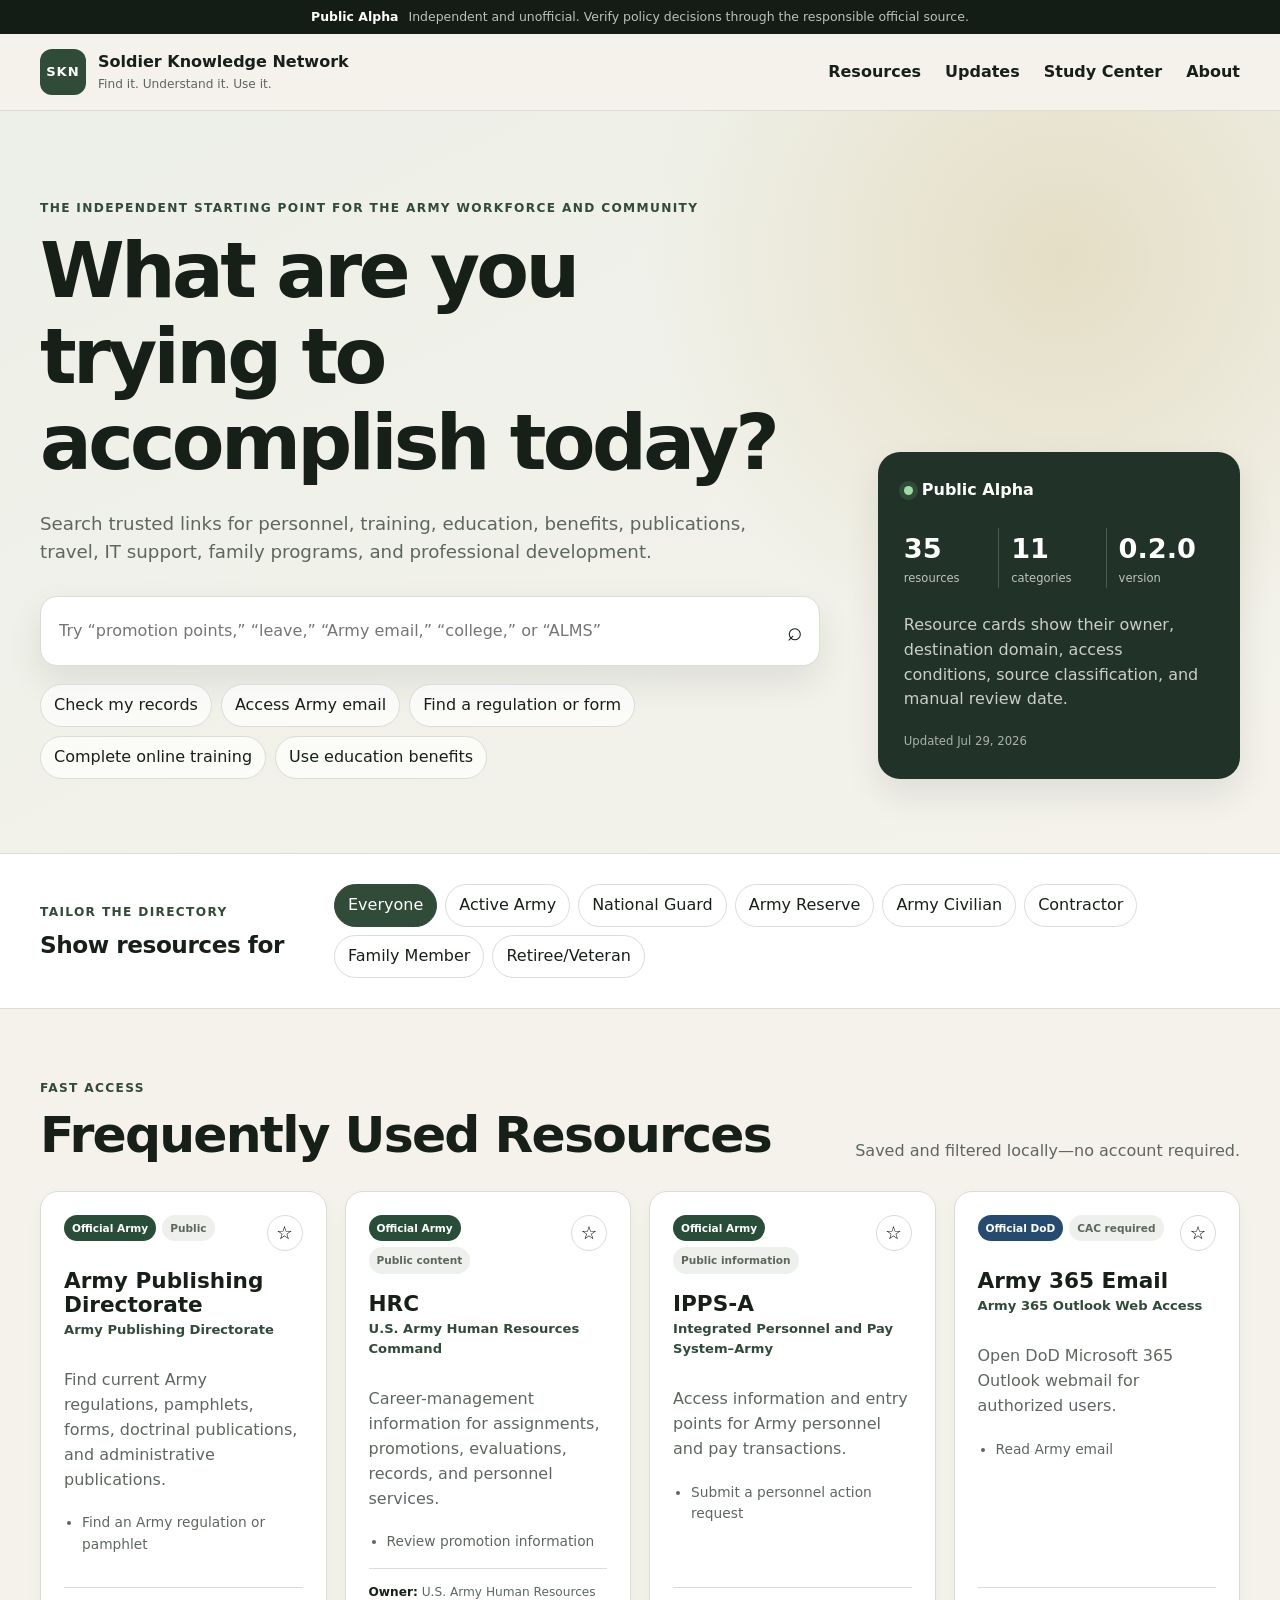
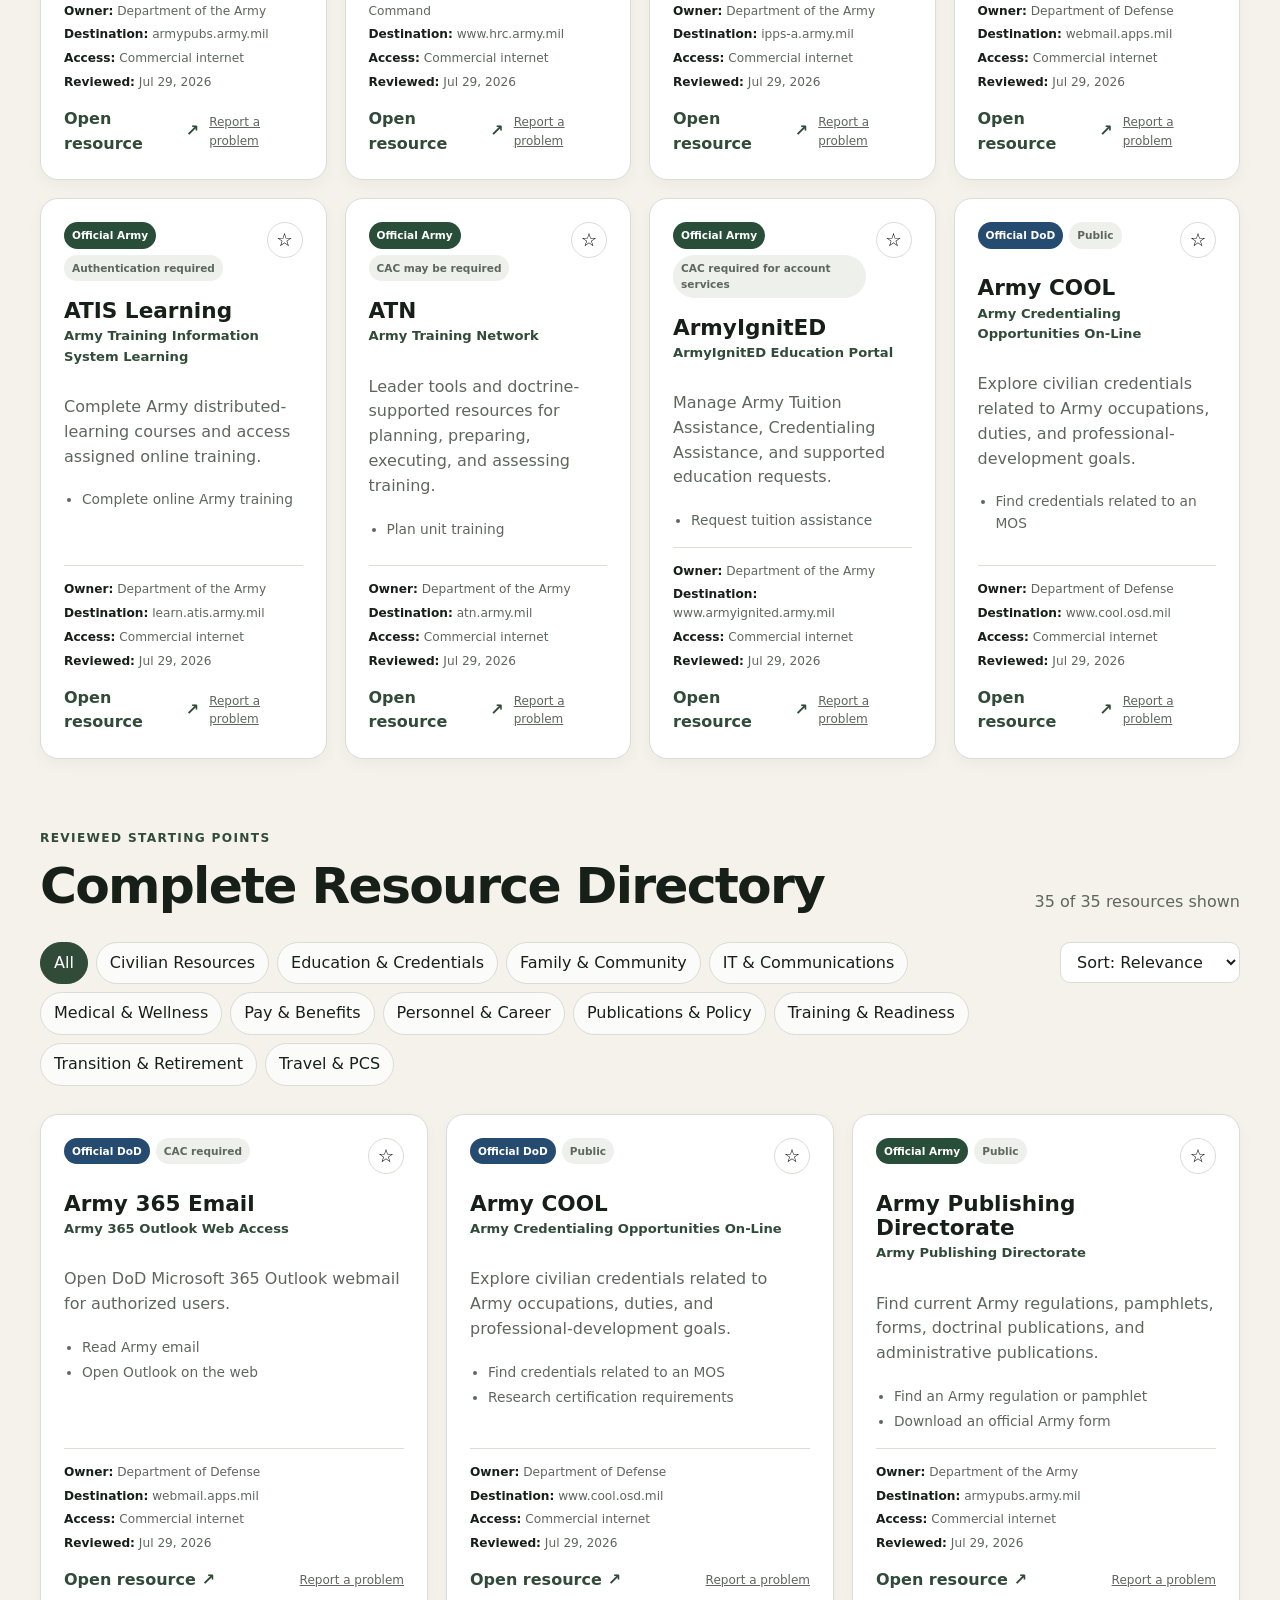
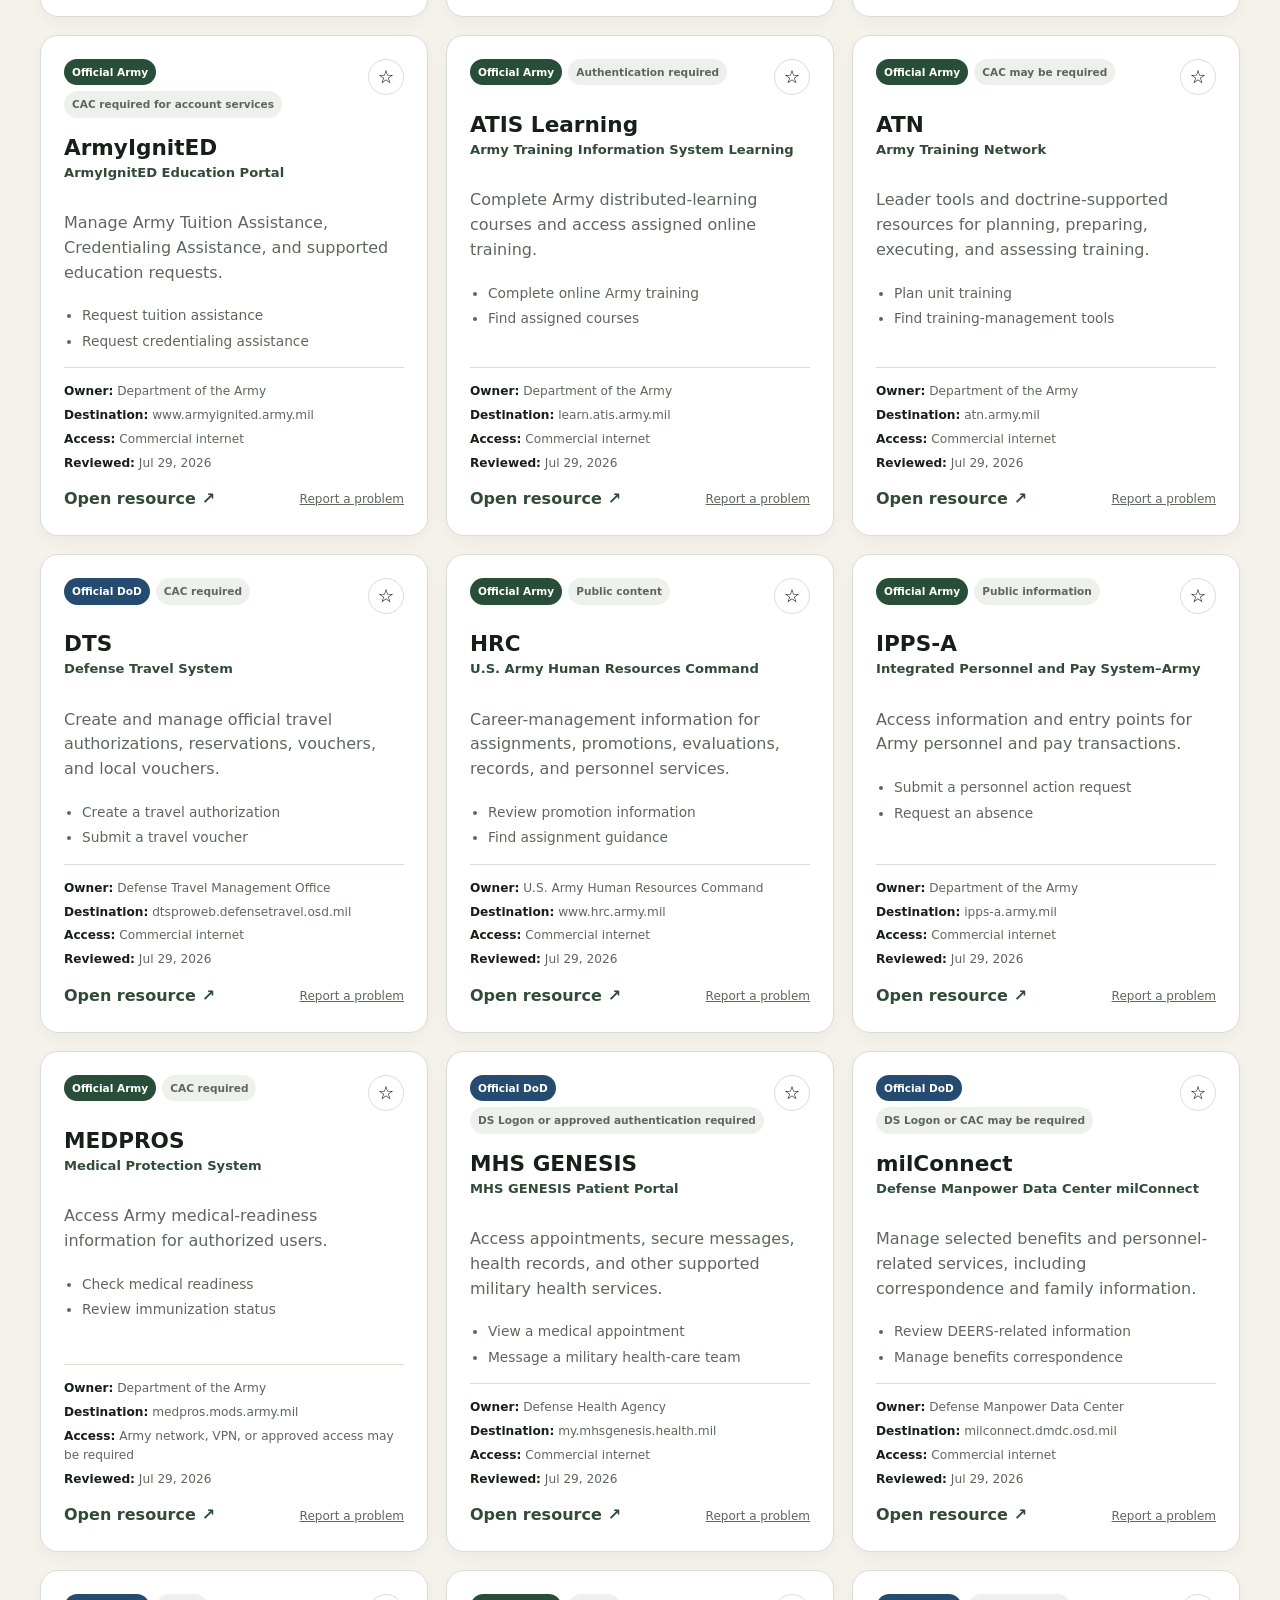
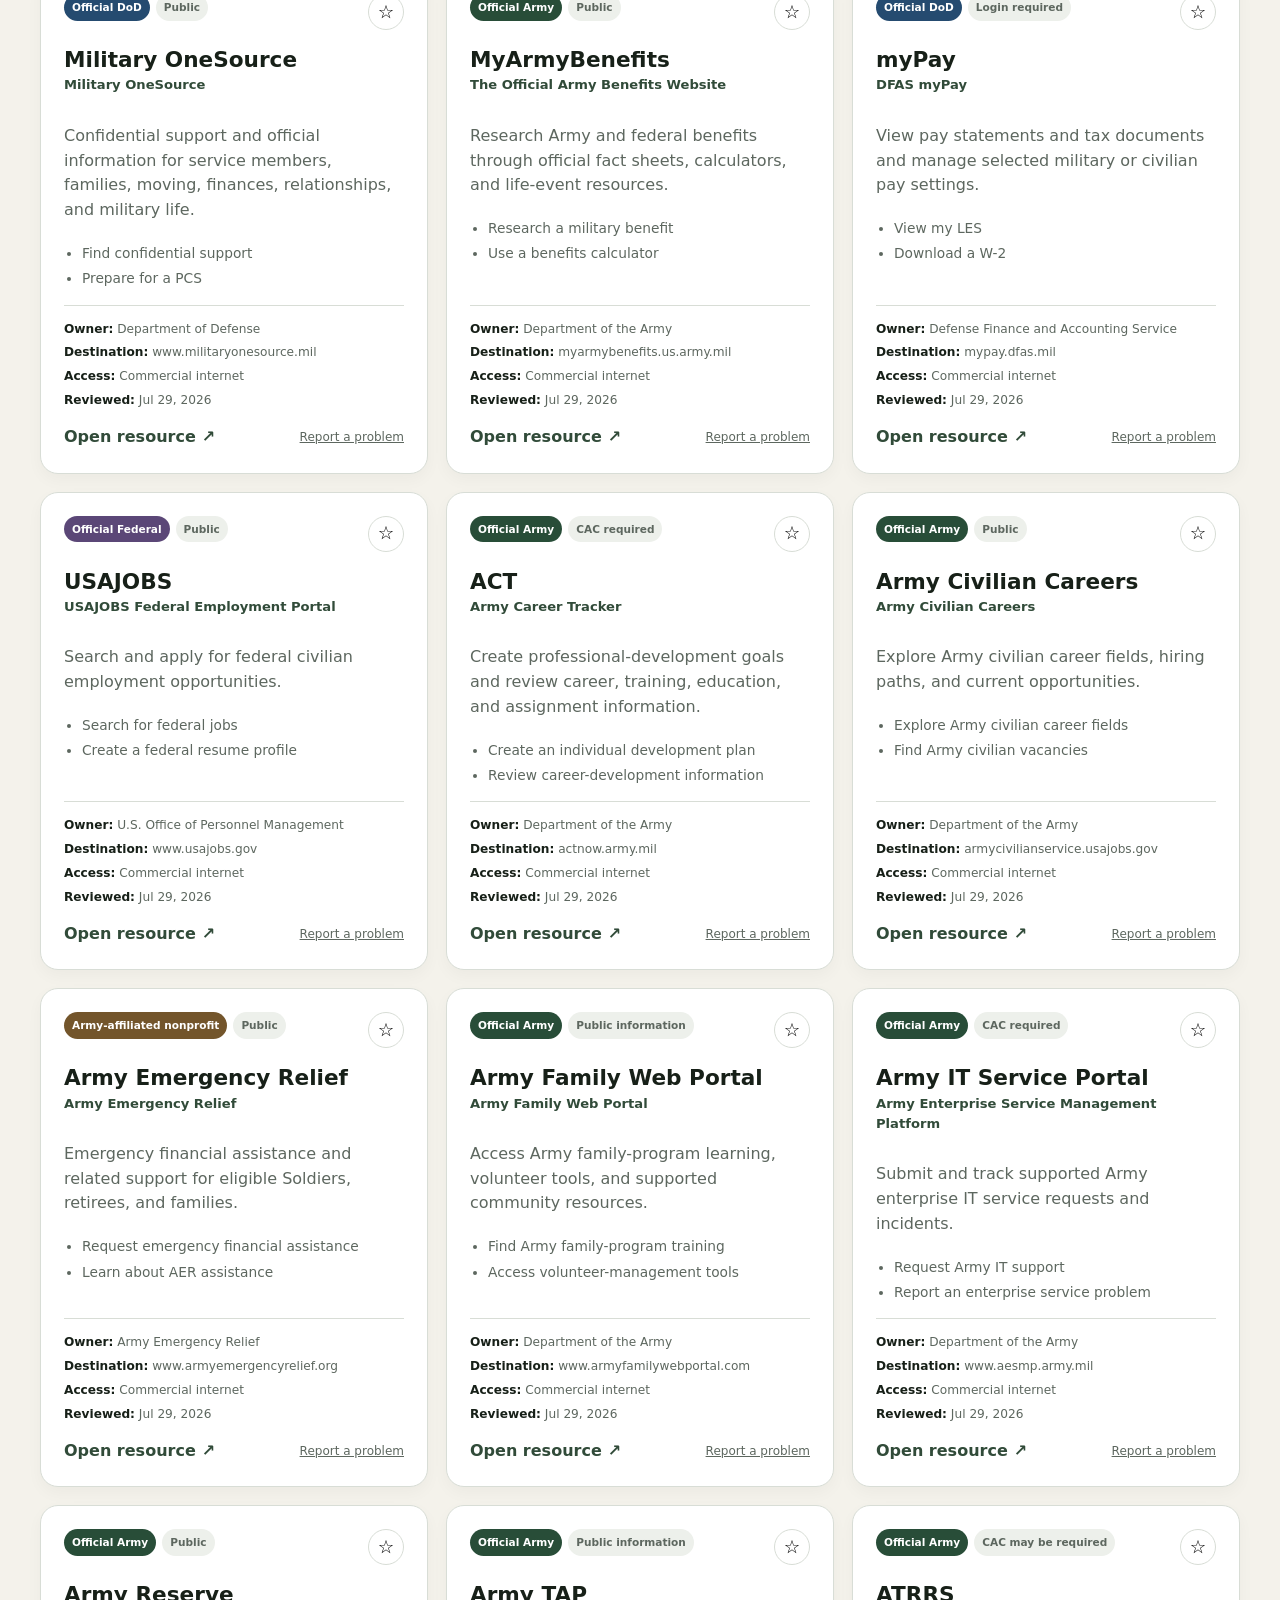
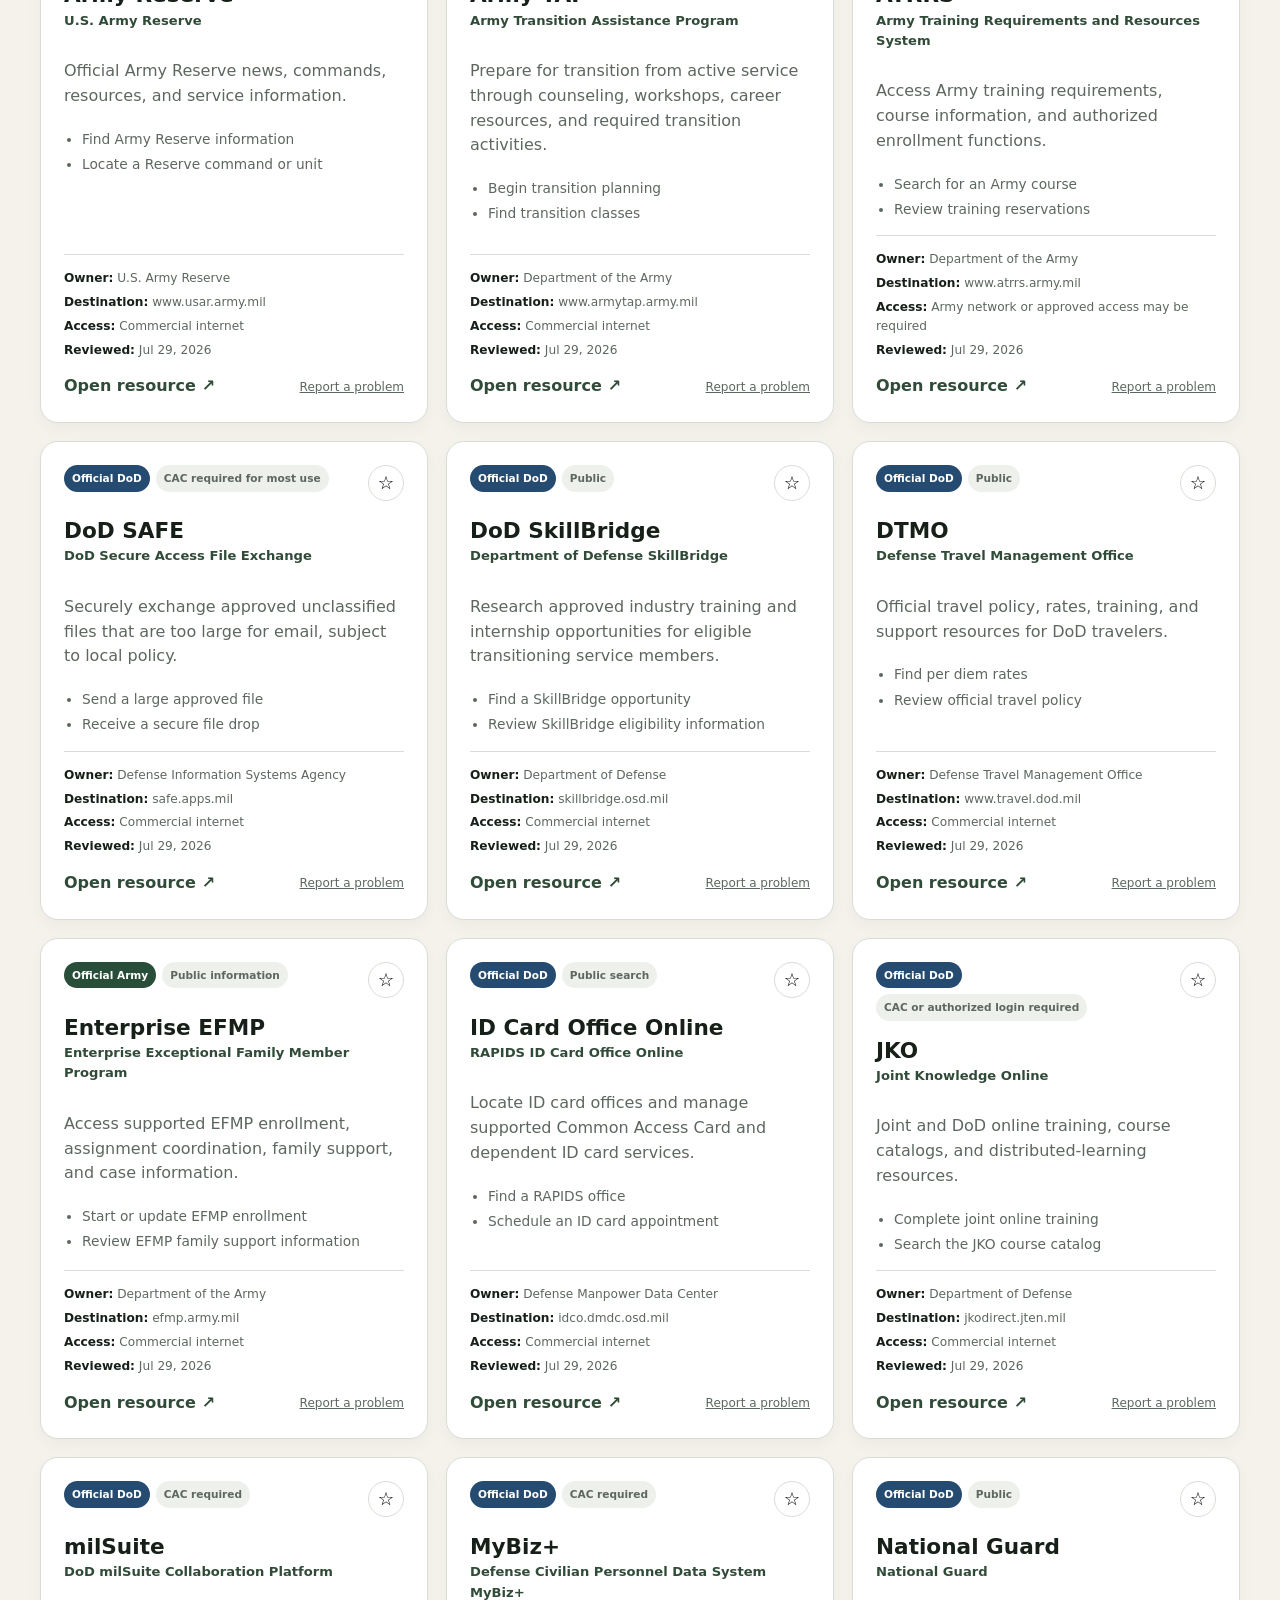
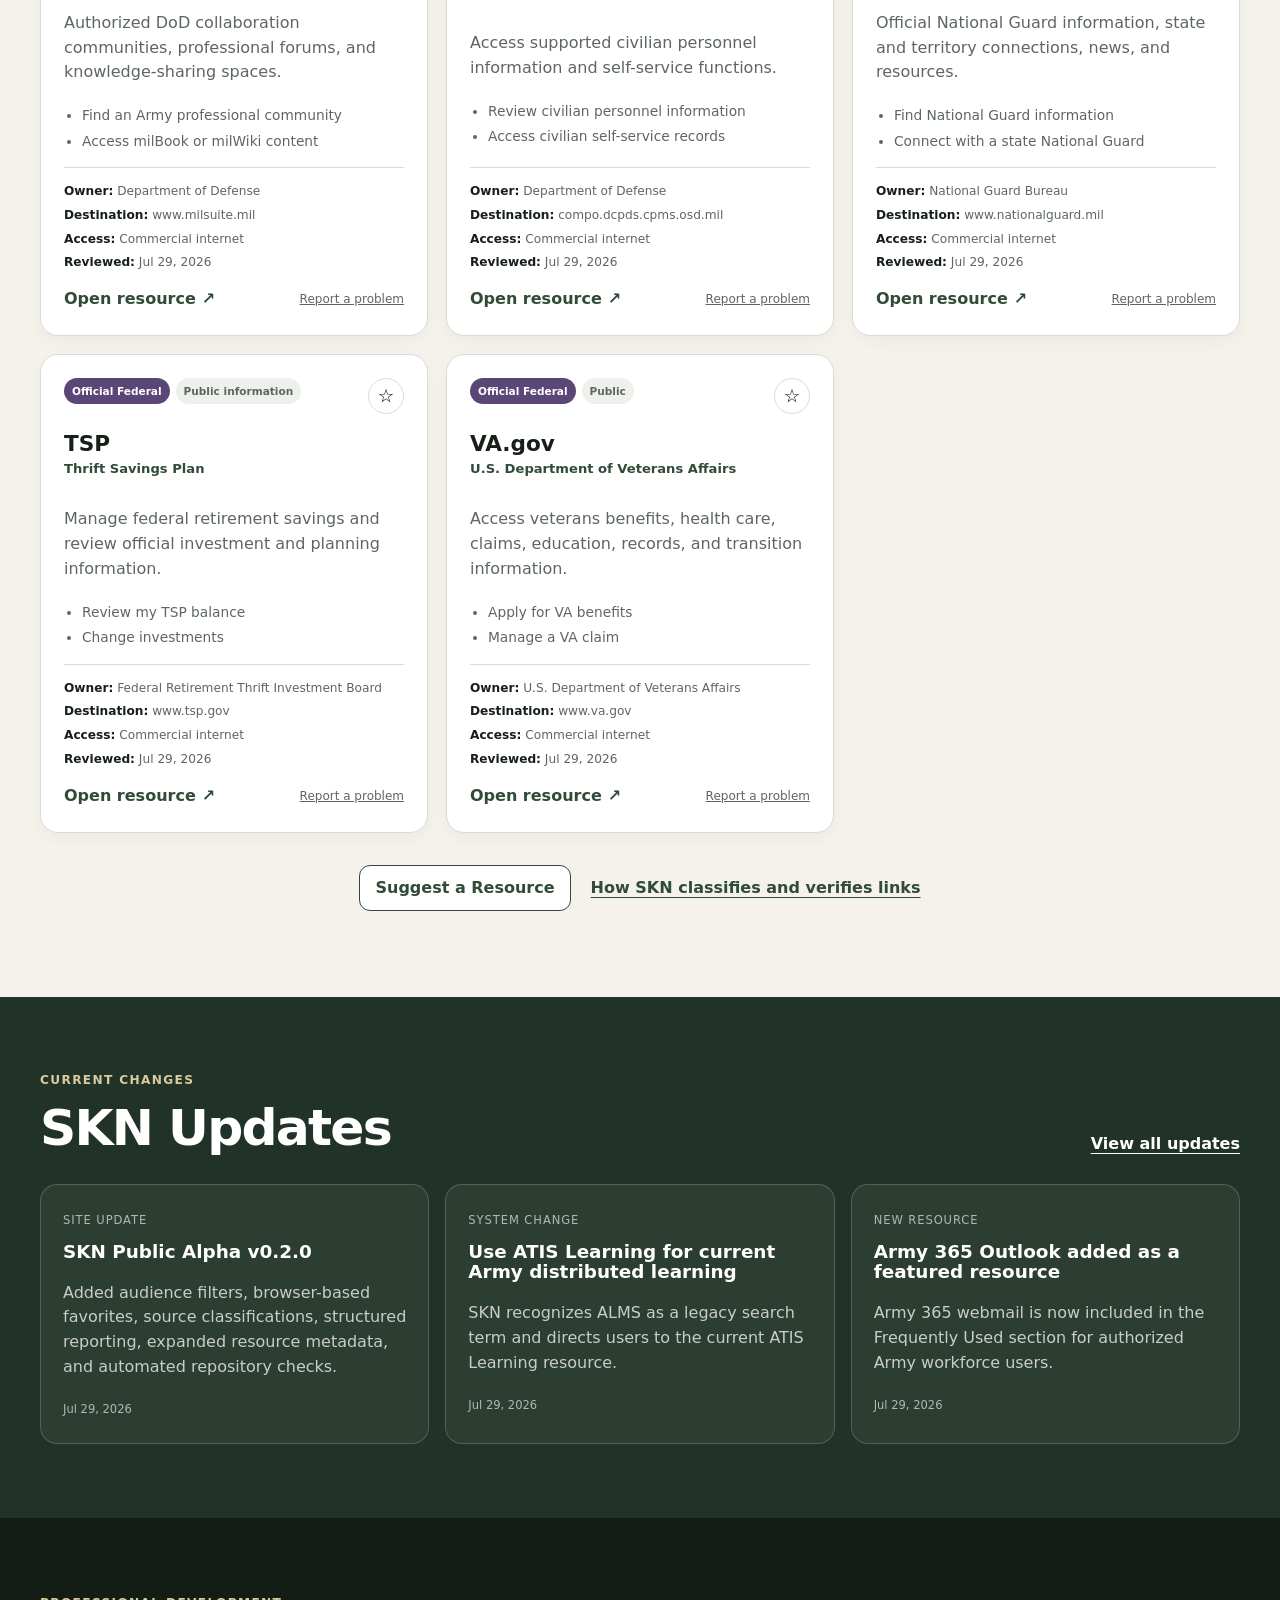
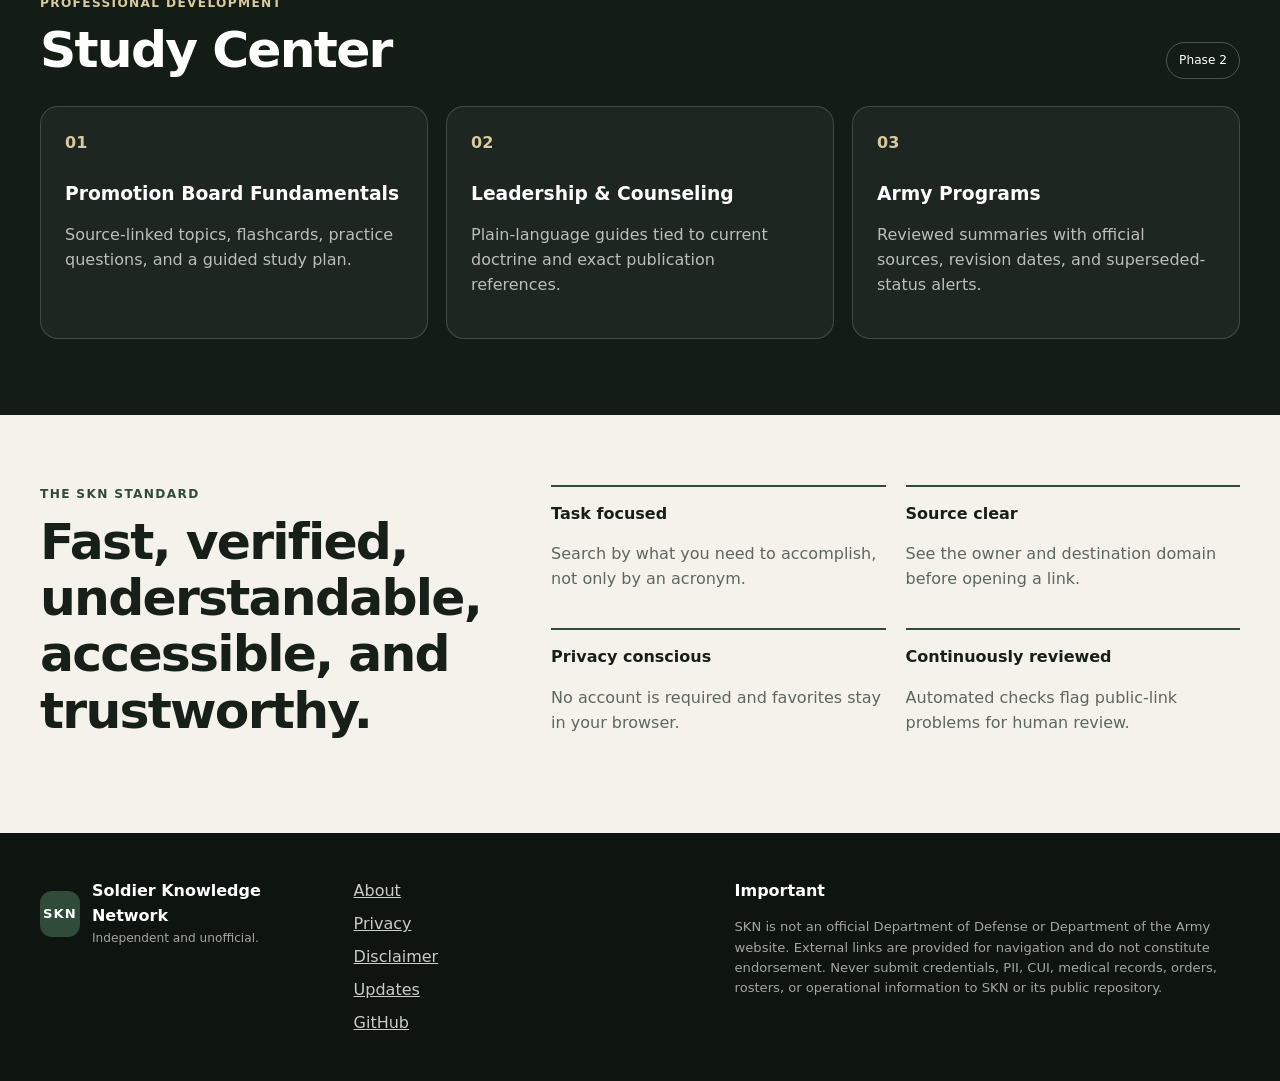
<file: index.html>
<!doctype html>
<html lang="en">
<head>
  <meta charset="utf-8">
  <meta name="viewport" content="width=device-width, initial-scale=1">
  <meta name="description" content="An independent, unofficial directory that helps the Army workforce and community find trusted resources and professional-development information.">
  <meta name="theme-color" content="#26392c">
  <title>Soldier Knowledge Network</title>
  <link rel="icon" href="assets/icons/favicon.svg" type="image/svg+xml">
  <link rel="manifest" href="site.webmanifest">
  <link rel="stylesheet" href="styles.css">
</head>
<body>
  <a class="skip-link" href="#main-content">Skip to main content</a>
  <div class="alpha-banner"><div class="container"><strong>Public Alpha</strong><span>Independent and unofficial. Verify policy decisions through the responsible official source.</span></div></div>
  <header class="site-header">
    <div class="container header-inner">
      <a class="brand" href="index.html" aria-label="Soldier Knowledge Network home">
        <span class="brand-mark" aria-hidden="true">SKN</span>
        <span><strong>Soldier Knowledge Network</strong><small>Find it. Understand it. Use it.</small></span>
      </a>
      <button class="menu-button" type="button" aria-expanded="false" aria-controls="primary-nav">Menu</button>
      <nav id="primary-nav" aria-label="Primary navigation">
        <a href="#resources">Resources</a><a href="#updates">Updates</a><a href="#study-center">Study Center</a><a href="pages/about.html">About</a>
      </nav>
    </div>
  </header>

  <main id="main-content">
    <section class="hero">
      <div class="container hero-grid">
        <div>
          <p class="eyebrow">The independent starting point for the Army workforce and community</p>
          <h1>What are you trying to accomplish today?</h1>
          <p class="hero-copy">Search trusted links for personnel, training, education, benefits, publications, travel, IT support, family programs, and professional development.</p>
          <label class="search-box" for="resource-search">
            <span class="sr-only">Search resources</span>
            <input id="resource-search" type="search" placeholder="Try “promotion points,” “leave,” “Army email,” “college,” or “ALMS”" autocomplete="off">
            <span aria-hidden="true">⌕</span>
          </label>
          <div class="quick-actions" aria-label="Popular tasks">
            <button type="button" data-query="personnel records">Check my records</button>
            <button type="button" data-query="army email">Access Army email</button>
            <button type="button" data-query="regulation form">Find a regulation or form</button>
            <button type="button" data-query="online training">Complete online training</button>
            <button type="button" data-query="tuition assistance">Use education benefits</button>
          </div>
        </div>
        <aside class="status-panel" aria-label="Directory status">
          <div class="status-heading"><span class="status-dot" aria-hidden="true"></span><strong id="release-stage">Public Alpha</strong></div>
          <dl>
            <div><dt id="resource-count">—</dt><dd>resources</dd></div>
            <div><dt id="category-count">—</dt><dd>categories</dd></div>
            <div><dt id="site-version">—</dt><dd>version</dd></div>
          </dl>
          <p>Resource cards show their owner, destination domain, access conditions, source classification, and manual review date.</p>
          <span class="updated-line">Updated <time id="site-updated">—</time></span>
        </aside>
      </div>
    </section>

    <section class="audience-strip" aria-labelledby="audience-heading">
      <div class="container audience-inner">
        <div><p class="eyebrow" id="audience-heading">Tailor the directory</p><h2>Show resources for</h2></div>
        <div class="audience-filters" role="group" aria-label="Filter resources by audience">
          <button class="audience active" type="button" data-audience="everyone">Everyone</button>
          <button class="audience" type="button" data-audience="active-army">Active Army</button>
          <button class="audience" type="button" data-audience="army-national-guard">National Guard</button>
          <button class="audience" type="button" data-audience="army-reserve">Army Reserve</button>
          <button class="audience" type="button" data-audience="army-civilian">Army Civilian</button>
          <button class="audience" type="button" data-audience="contractor">Contractor</button>
          <button class="audience" type="button" data-audience="family-member">Family Member</button>
          <button class="audience" type="button" data-audience="retiree-veteran">Retiree/Veteran</button>
        </div>
      </div>
    </section>

    <section class="favorites-section container" id="favorites" hidden>
      <div class="section-heading"><div><p class="eyebrow">Saved on this device</p><h2>My Favorites</h2></div><button class="text-button" id="clear-favorites" type="button">Clear favorites</button></div>
      <div id="favorites-grid" class="resource-grid compact-grid"></div>
    </section>

    <section class="featured-section container" aria-labelledby="featured-heading">
      <div class="section-heading"><div><p class="eyebrow">Fast access</p><h2 id="featured-heading">Frequently Used Resources</h2></div><p>Saved and filtered locally—no account required.</p></div>
      <div id="featured-grid" class="resource-grid compact-grid" aria-live="polite"></div>
    </section>

    <section class="directory container" id="resources">
      <div class="section-heading"><div><p class="eyebrow">Reviewed starting points</p><h2>Complete Resource Directory</h2></div><p id="result-summary" aria-live="polite"></p></div>
      <div class="directory-tools">
        <div id="category-filters" class="filter-row" role="group" aria-label="Filter resources by category"></div>
        <select id="sort-select" aria-label="Sort resources"><option value="relevance">Sort: Relevance</option><option value="name">Sort: Name</option><option value="verified">Sort: Recently verified</option></select>
      </div>
      <div id="resource-grid" class="resource-grid" aria-live="polite"></div>
      <div id="empty-state" class="empty-state" hidden><h3>No matching resources</h3><p>Try a broader phrase, switch the audience to Everyone, or clear the category filter.</p><button id="clear-search" type="button">Clear filters</button></div>
      <div class="directory-actions"><a class="button secondary" href="https://github.com/Casden0129/Soldier-Knowledge-Network/issues/new?template=resource-request.yml" target="_blank" rel="noopener noreferrer">Suggest a Resource</a><a class="text-link" href="pages/disclaimer.html">How SKN classifies and verifies links</a></div>
    </section>

    <section class="updates-section" id="updates">
      <div class="container"><div class="section-heading"><div><p class="eyebrow">Current changes</p><h2>SKN Updates</h2></div><a class="text-link light" href="pages/updates.html">View all updates</a></div><div id="updates-grid" class="updates-grid"></div></div>
    </section>

    <section class="study-section" id="study-center">
      <div class="container"><div class="section-heading"><div><p class="eyebrow">Professional development</p><h2>Study Center</h2></div><span class="coming-soon">Phase 2</span></div>
        <div class="study-grid">
          <article><span>01</span><h3>Promotion Board Fundamentals</h3><p>Source-linked topics, flashcards, practice questions, and a guided study plan.</p></article>
          <article><span>02</span><h3>Leadership & Counseling</h3><p>Plain-language guides tied to current doctrine and exact publication references.</p></article>
          <article><span>03</span><h3>Army Programs</h3><p>Reviewed summaries with official sources, revision dates, and superseded-status alerts.</p></article>
        </div>
      </div>
    </section>

    <section class="principles-section container">
      <div><p class="eyebrow">The SKN standard</p><h2>Fast, verified, understandable, accessible, and trustworthy.</h2></div>
      <div class="principles-grid"><article><strong>Task focused</strong><p>Search by what you need to accomplish, not only by an acronym.</p></article><article><strong>Source clear</strong><p>See the owner and destination domain before opening a link.</p></article><article><strong>Privacy conscious</strong><p>No account is required and favorites stay in your browser.</p></article><article><strong>Continuously reviewed</strong><p>Automated checks flag public-link problems for human review.</p></article></div>
    </section>
  </main>

  <footer><div class="container footer-grid"><div><div class="brand footer-brand"><span class="brand-mark" aria-hidden="true">SKN</span><span><strong>Soldier Knowledge Network</strong><small>Independent and unofficial.</small></span></div></div><div class="footer-links"><a href="pages/about.html">About</a><a href="pages/privacy.html">Privacy</a><a href="pages/disclaimer.html">Disclaimer</a><a href="pages/updates.html">Updates</a><a href="https://github.com/Casden0129/Soldier-Knowledge-Network" target="_blank" rel="noopener noreferrer">GitHub</a></div><div class="disclaimer"><strong>Important</strong><p>SKN is not an official Department of Defense or Department of the Army website. External links are provided for navigation and do not constitute endorsement. Never submit credentials, PII, CUI, medical records, orders, rosters, or operational information to SKN or its public repository.</p></div></div></footer>
  <script src="script.js" defer></script>
</body>
</html>
</file>
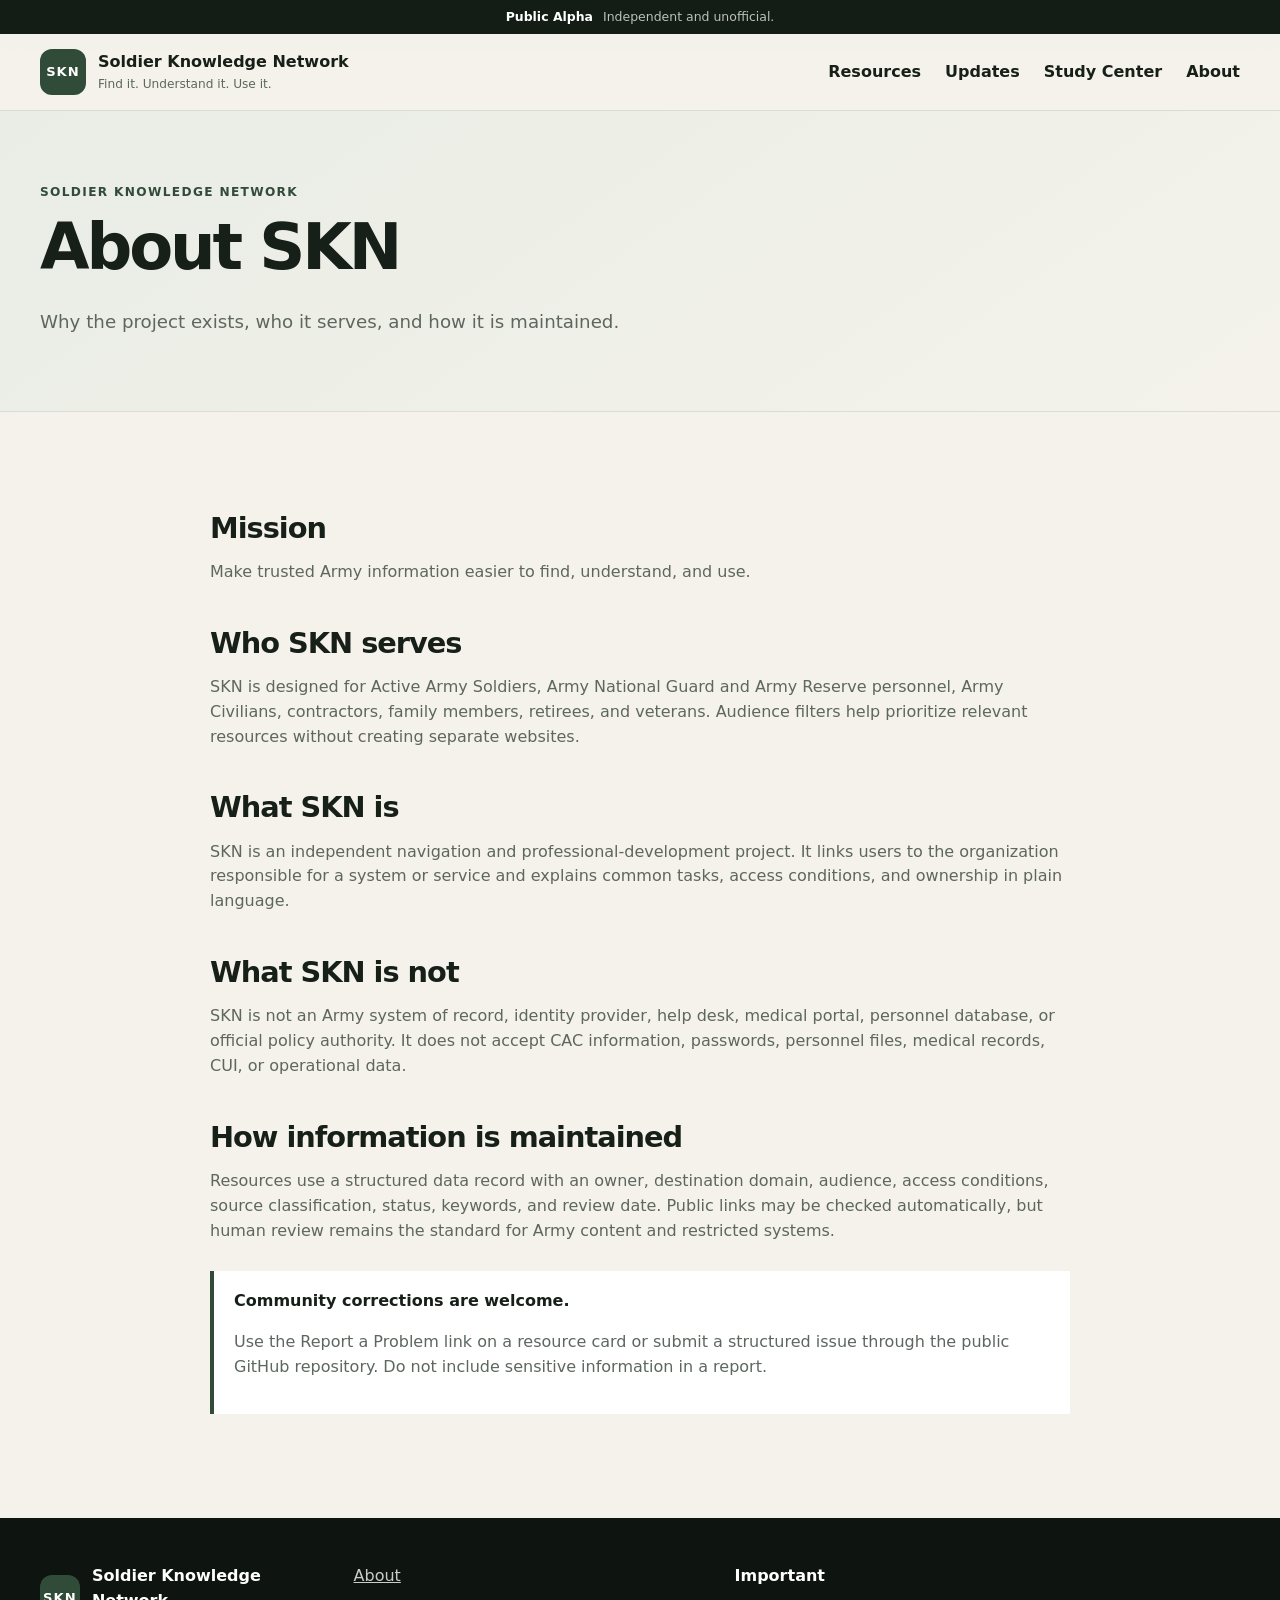
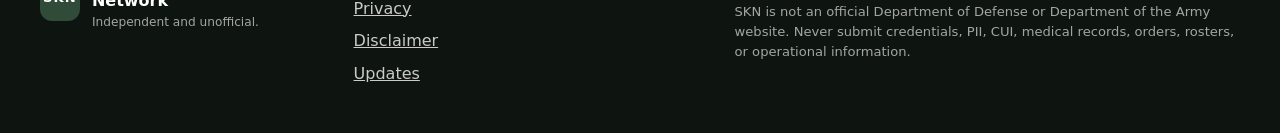
<file: pages/about.html>
<!doctype html><html lang="en"><head><meta charset="utf-8"><meta name="viewport" content="width=device-width,initial-scale=1"><meta name="theme-color" content="#26392c"><title>About | Soldier Knowledge Network</title><link rel="icon" href="../assets/icons/favicon.svg" type="image/svg+xml"><link rel="stylesheet" href="../styles.css"></head><body><a class="skip-link" href="#main-content">Skip to main content</a><div class="alpha-banner"><div class="container"><strong>Public Alpha</strong><span>Independent and unofficial.</span></div></div><header class="site-header"><div class="container header-inner"><a class="brand" href="../index.html"><span class="brand-mark">SKN</span><span><strong>Soldier Knowledge Network</strong><small>Find it. Understand it. Use it.</small></span></a><nav aria-label="Primary navigation"><a href="../index.html#resources">Resources</a><a href="updates.html">Updates</a><a href="../index.html#study-center">Study Center</a><a href="about.html">About</a></nav></div></header><main id="main-content"><section class="page-hero"><div class="container"><p class="eyebrow">Soldier Knowledge Network</p><h1>About SKN</h1><p class="hero-copy">Why the project exists, who it serves, and how it is maintained.</p></div></section><article class="page-content container"><h2>Mission</h2><p>Make trusted Army information easier to find, understand, and use.</p><h2>Who SKN serves</h2><p>SKN is designed for Active Army Soldiers, Army National Guard and Army Reserve personnel, Army Civilians, contractors, family members, retirees, and veterans. Audience filters help prioritize relevant resources without creating separate websites.</p><h2>What SKN is</h2><p>SKN is an independent navigation and professional-development project. It links users to the organization responsible for a system or service and explains common tasks, access conditions, and ownership in plain language.</p><h2>What SKN is not</h2><p>SKN is not an Army system of record, identity provider, help desk, medical portal, personnel database, or official policy authority. It does not accept CAC information, passwords, personnel files, medical records, CUI, or operational data.</p><h2>How information is maintained</h2><p>Resources use a structured data record with an owner, destination domain, audience, access conditions, source classification, status, keywords, and review date. Public links may be checked automatically, but human review remains the standard for Army content and restricted systems.</p><div class="notice"><strong>Community corrections are welcome.</strong><p>Use the Report a Problem link on a resource card or submit a structured issue through the public GitHub repository. Do not include sensitive information in a report.</p></div></article></main><footer><div class="container footer-grid"><div><a class="brand footer-brand" href="../index.html"><span class="brand-mark">SKN</span><span><strong>Soldier Knowledge Network</strong><small>Independent and unofficial.</small></span></a></div><div class="footer-links"><a href="about.html">About</a><a href="privacy.html">Privacy</a><a href="disclaimer.html">Disclaimer</a><a href="updates.html">Updates</a></div><div class="disclaimer"><strong>Important</strong><p>SKN is not an official Department of Defense or Department of the Army website. Never submit credentials, PII, CUI, medical records, orders, rosters, or operational information.</p></div></div></footer></body></html>
</file>
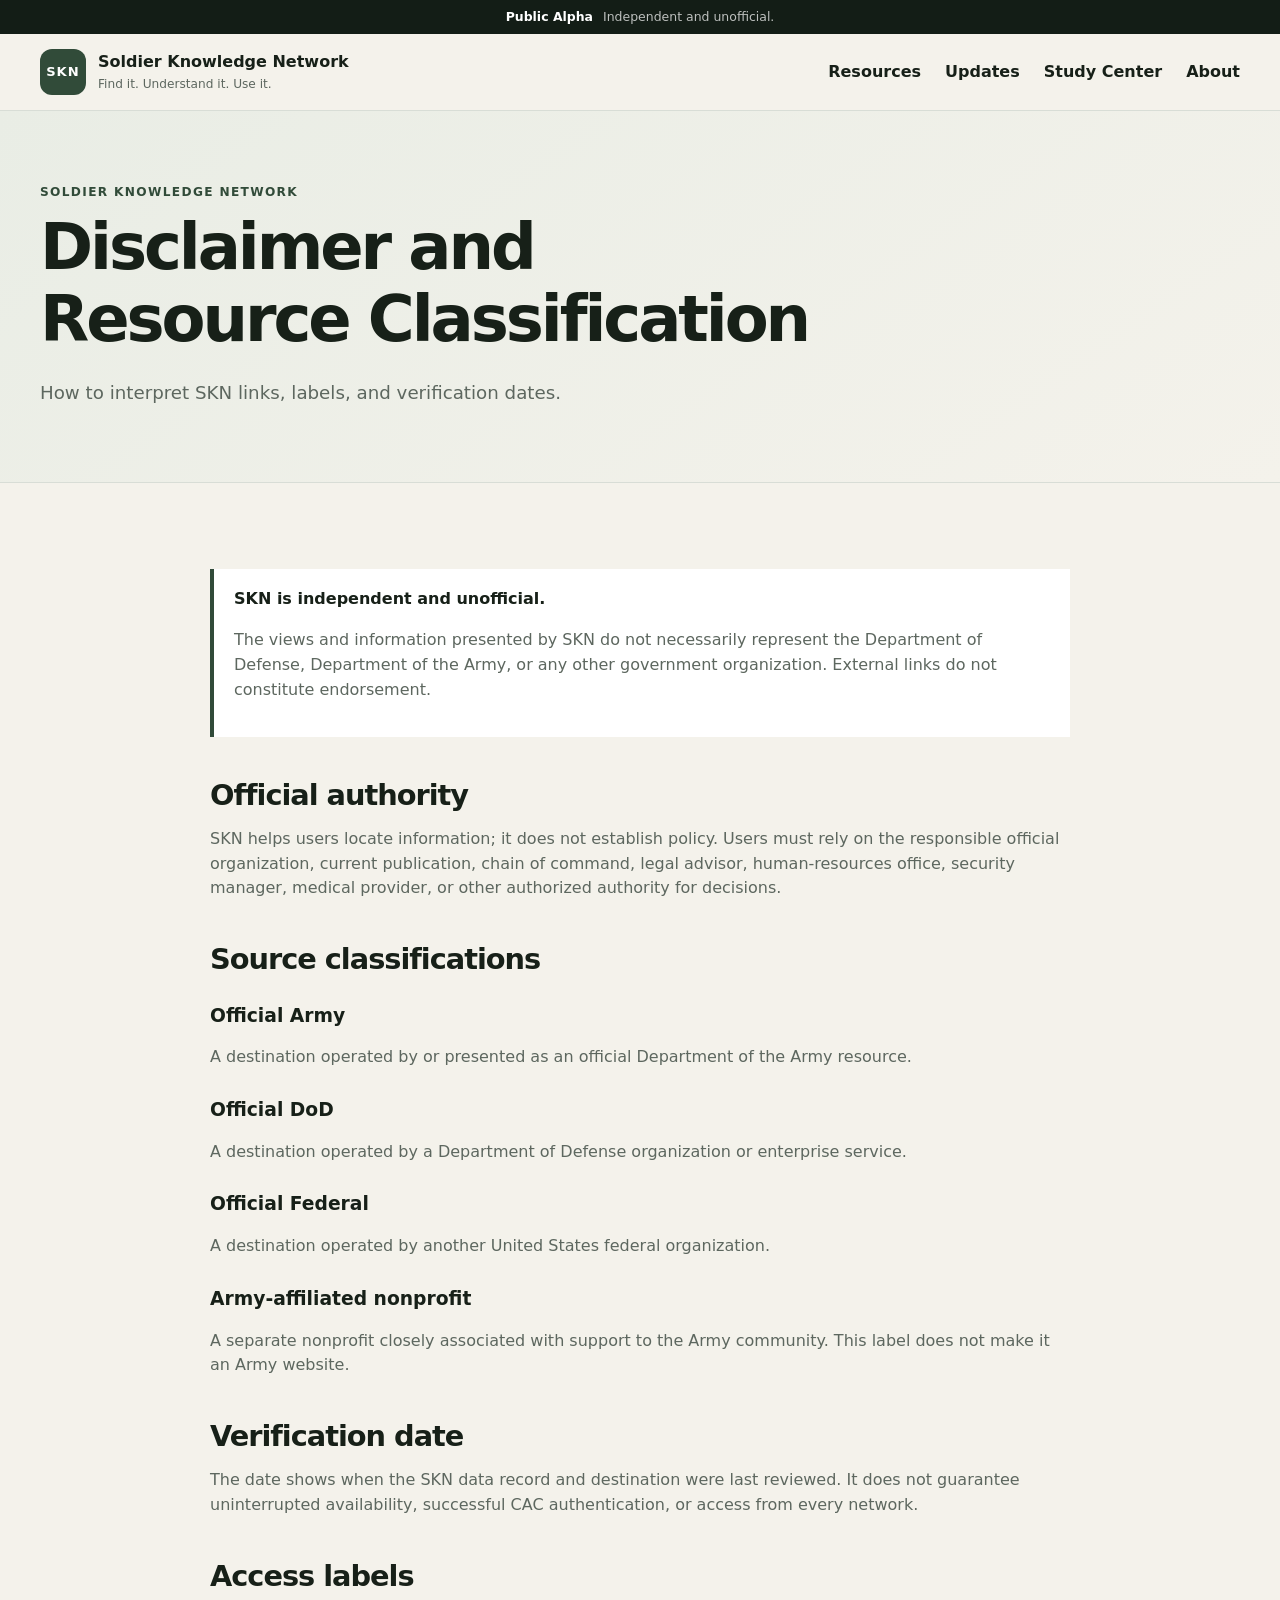
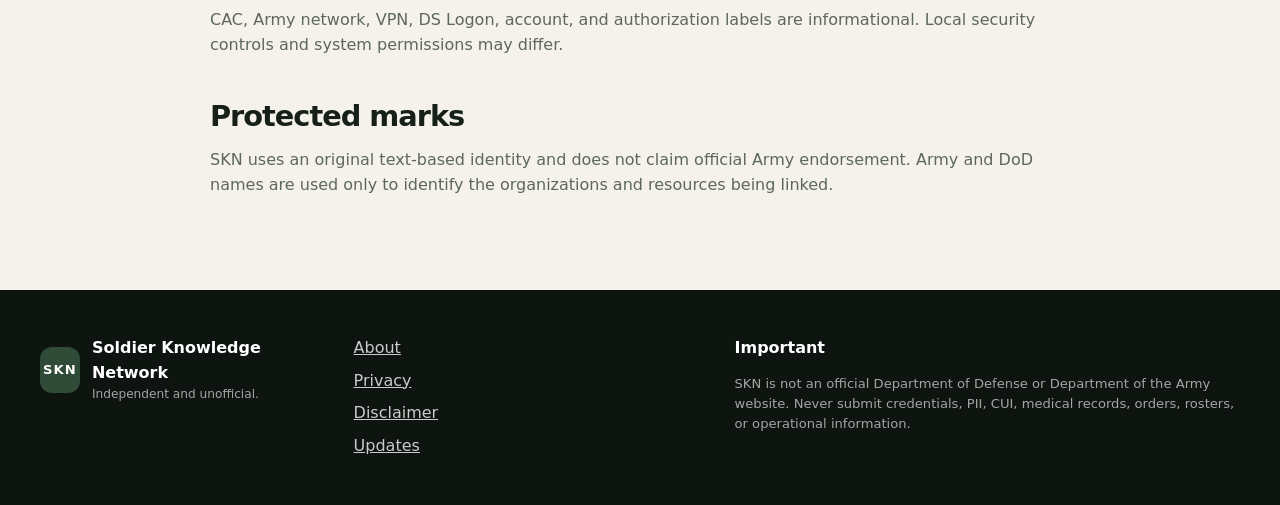
<file: pages/disclaimer.html>
<!doctype html><html lang="en"><head><meta charset="utf-8"><meta name="viewport" content="width=device-width,initial-scale=1"><meta name="theme-color" content="#26392c"><title>Disclaimer | Soldier Knowledge Network</title><link rel="icon" href="../assets/icons/favicon.svg" type="image/svg+xml"><link rel="stylesheet" href="../styles.css"></head><body><a class="skip-link" href="#main-content">Skip to main content</a><div class="alpha-banner"><div class="container"><strong>Public Alpha</strong><span>Independent and unofficial.</span></div></div><header class="site-header"><div class="container header-inner"><a class="brand" href="../index.html"><span class="brand-mark">SKN</span><span><strong>Soldier Knowledge Network</strong><small>Find it. Understand it. Use it.</small></span></a><nav aria-label="Primary navigation"><a href="../index.html#resources">Resources</a><a href="updates.html">Updates</a><a href="../index.html#study-center">Study Center</a><a href="about.html">About</a></nav></div></header><main id="main-content"><section class="page-hero"><div class="container"><p class="eyebrow">Soldier Knowledge Network</p><h1>Disclaimer and Resource Classification</h1><p class="hero-copy">How to interpret SKN links, labels, and verification dates.</p></div></section><article class="page-content container"><div class="notice"><strong>SKN is independent and unofficial.</strong><p>The views and information presented by SKN do not necessarily represent the Department of Defense, Department of the Army, or any other government organization. External links do not constitute endorsement.</p></div><h2>Official authority</h2><p>SKN helps users locate information; it does not establish policy. Users must rely on the responsible official organization, current publication, chain of command, legal advisor, human-resources office, security manager, medical provider, or other authorized authority for decisions.</p><h2>Source classifications</h2><h3>Official Army</h3><p>A destination operated by or presented as an official Department of the Army resource.</p><h3>Official DoD</h3><p>A destination operated by a Department of Defense organization or enterprise service.</p><h3>Official Federal</h3><p>A destination operated by another United States federal organization.</p><h3>Army-affiliated nonprofit</h3><p>A separate nonprofit closely associated with support to the Army community. This label does not make it an Army website.</p><h2>Verification date</h2><p>The date shows when the SKN data record and destination were last reviewed. It does not guarantee uninterrupted availability, successful CAC authentication, or access from every network.</p><h2>Access labels</h2><p>CAC, Army network, VPN, DS Logon, account, and authorization labels are informational. Local security controls and system permissions may differ.</p><h2>Protected marks</h2><p>SKN uses an original text-based identity and does not claim official Army endorsement. Army and DoD names are used only to identify the organizations and resources being linked.</p></article></main><footer><div class="container footer-grid"><div><a class="brand footer-brand" href="../index.html"><span class="brand-mark">SKN</span><span><strong>Soldier Knowledge Network</strong><small>Independent and unofficial.</small></span></a></div><div class="footer-links"><a href="about.html">About</a><a href="privacy.html">Privacy</a><a href="disclaimer.html">Disclaimer</a><a href="updates.html">Updates</a></div><div class="disclaimer"><strong>Important</strong><p>SKN is not an official Department of Defense or Department of the Army website. Never submit credentials, PII, CUI, medical records, orders, rosters, or operational information.</p></div></div></footer></body></html>
</file>
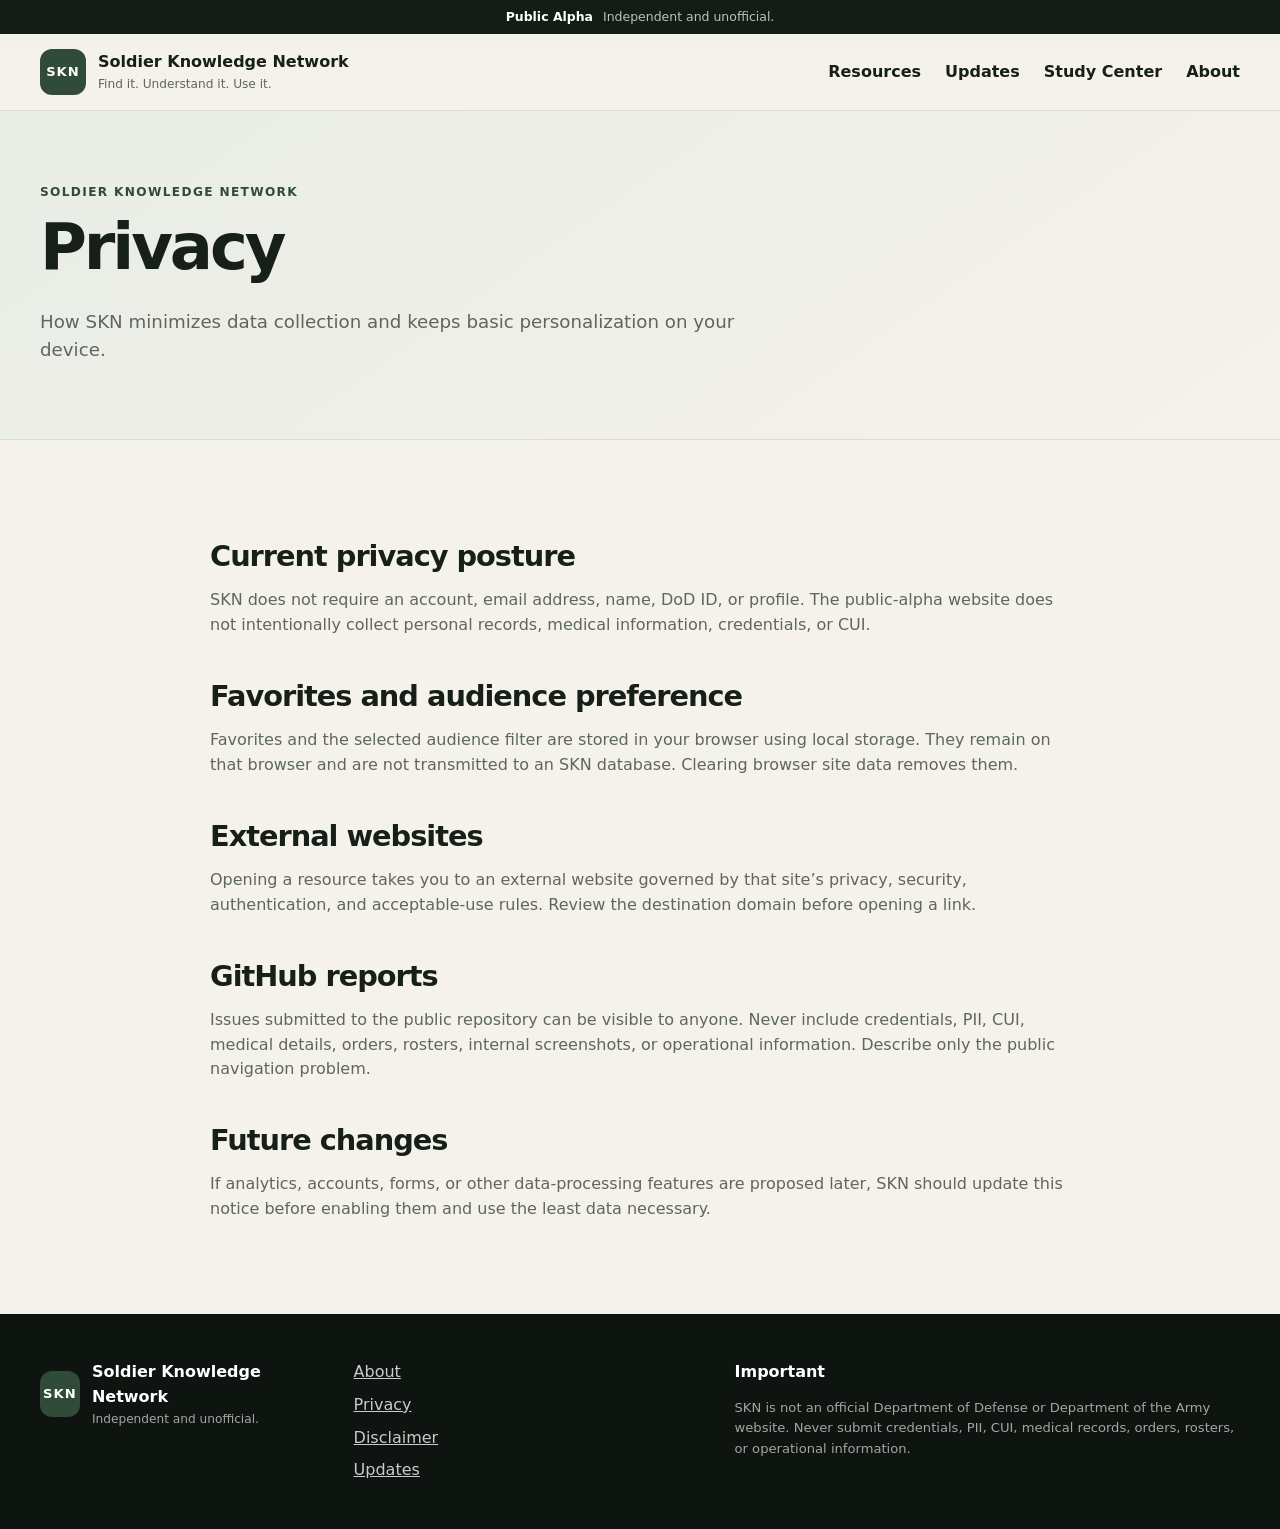
<file: pages/privacy.html>
<!doctype html><html lang="en"><head><meta charset="utf-8"><meta name="viewport" content="width=device-width,initial-scale=1"><meta name="theme-color" content="#26392c"><title>Privacy | Soldier Knowledge Network</title><link rel="icon" href="../assets/icons/favicon.svg" type="image/svg+xml"><link rel="stylesheet" href="../styles.css"></head><body><a class="skip-link" href="#main-content">Skip to main content</a><div class="alpha-banner"><div class="container"><strong>Public Alpha</strong><span>Independent and unofficial.</span></div></div><header class="site-header"><div class="container header-inner"><a class="brand" href="../index.html"><span class="brand-mark">SKN</span><span><strong>Soldier Knowledge Network</strong><small>Find it. Understand it. Use it.</small></span></a><nav aria-label="Primary navigation"><a href="../index.html#resources">Resources</a><a href="updates.html">Updates</a><a href="../index.html#study-center">Study Center</a><a href="about.html">About</a></nav></div></header><main id="main-content"><section class="page-hero"><div class="container"><p class="eyebrow">Soldier Knowledge Network</p><h1>Privacy</h1><p class="hero-copy">How SKN minimizes data collection and keeps basic personalization on your device.</p></div></section><article class="page-content container"><h2>Current privacy posture</h2><p>SKN does not require an account, email address, name, DoD ID, or profile. The public-alpha website does not intentionally collect personal records, medical information, credentials, or CUI.</p><h2>Favorites and audience preference</h2><p>Favorites and the selected audience filter are stored in your browser using local storage. They remain on that browser and are not transmitted to an SKN database. Clearing browser site data removes them.</p><h2>External websites</h2><p>Opening a resource takes you to an external website governed by that site’s privacy, security, authentication, and acceptable-use rules. Review the destination domain before opening a link.</p><h2>GitHub reports</h2><p>Issues submitted to the public repository can be visible to anyone. Never include credentials, PII, CUI, medical details, orders, rosters, internal screenshots, or operational information. Describe only the public navigation problem.</p><h2>Future changes</h2><p>If analytics, accounts, forms, or other data-processing features are proposed later, SKN should update this notice before enabling them and use the least data necessary.</p></article></main><footer><div class="container footer-grid"><div><a class="brand footer-brand" href="../index.html"><span class="brand-mark">SKN</span><span><strong>Soldier Knowledge Network</strong><small>Independent and unofficial.</small></span></a></div><div class="footer-links"><a href="about.html">About</a><a href="privacy.html">Privacy</a><a href="disclaimer.html">Disclaimer</a><a href="updates.html">Updates</a></div><div class="disclaimer"><strong>Important</strong><p>SKN is not an official Department of Defense or Department of the Army website. Never submit credentials, PII, CUI, medical records, orders, rosters, or operational information.</p></div></div></footer></body></html>
</file>
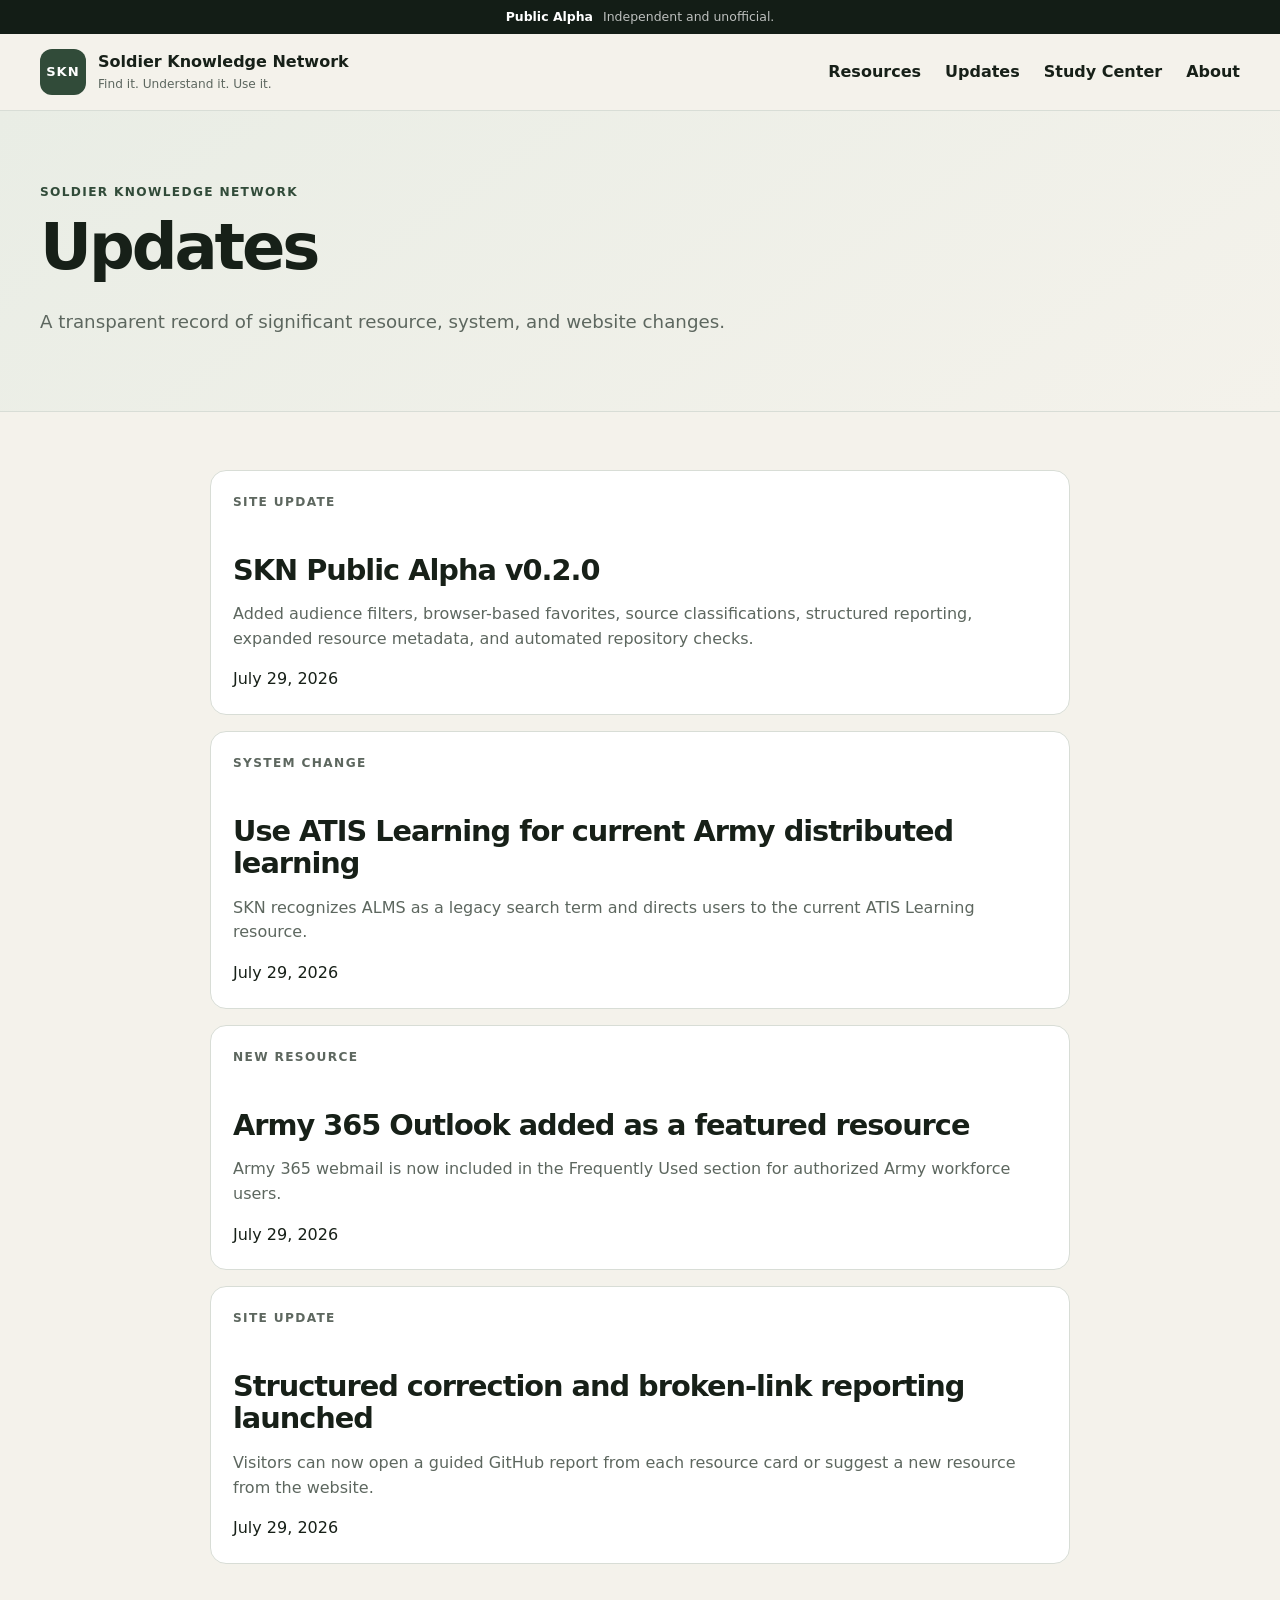
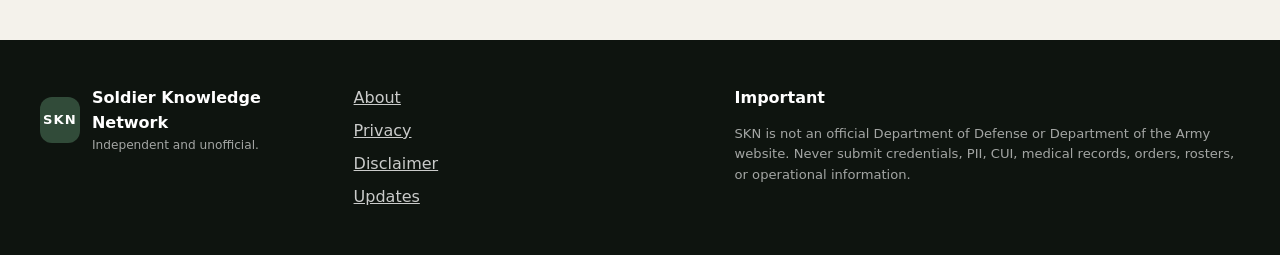
<file: pages/updates.html>
<!doctype html><html lang="en"><head><meta charset="utf-8"><meta name="viewport" content="width=device-width,initial-scale=1"><meta name="theme-color" content="#26392c"><title>Updates | Soldier Knowledge Network</title><link rel="icon" href="../assets/icons/favicon.svg" type="image/svg+xml"><link rel="stylesheet" href="../styles.css"></head><body><a class="skip-link" href="#main-content">Skip to main content</a><div class="alpha-banner"><div class="container"><strong>Public Alpha</strong><span>Independent and unofficial.</span></div></div><header class="site-header"><div class="container header-inner"><a class="brand" href="../index.html"><span class="brand-mark">SKN</span><span><strong>Soldier Knowledge Network</strong><small>Find it. Understand it. Use it.</small></span></a><nav aria-label="Primary navigation"><a href="../index.html#resources">Resources</a><a href="updates.html">Updates</a><a href="../index.html#study-center">Study Center</a><a href="about.html">About</a></nav></div></header><main id="main-content"><section class="page-hero"><div class="container"><p class="eyebrow">Soldier Knowledge Network</p><h1>Updates</h1><p class="hero-copy">A transparent record of significant resource, system, and website changes.</p></div></section><article class="page-content container"><div id="full-updates" class="updates-list"><noscript><p>JavaScript is required to load the update log.</p></noscript></div><script>const labels={"site-update":"Site update","system-change":"System change","new-resource":"New resource","link-change":"Link change","publication-update":"Publication update","resource-retired":"Resource retired"};const fmt=d=>new Intl.DateTimeFormat("en-US",{year:"numeric",month:"long",day:"numeric"}).format(new Date(d+"T12:00:00"));fetch("../data/updates.json").then(r=>r.json()).then(items=>{document.querySelector("#full-updates").innerHTML=items.sort((a,b)=>b.date.localeCompare(a.date)).map(u=>`<article><p class="eyebrow">${labels[u.type]||u.type}</p><h2>${u.title}</h2><p>${u.summary}</p><time datetime="${u.date}">${fmt(u.date)}</time></article>`).join("")}).catch(()=>document.querySelector("#full-updates").innerHTML="<p>The update log could not be loaded.</p>")</script></article></main><footer><div class="container footer-grid"><div><a class="brand footer-brand" href="../index.html"><span class="brand-mark">SKN</span><span><strong>Soldier Knowledge Network</strong><small>Independent and unofficial.</small></span></a></div><div class="footer-links"><a href="about.html">About</a><a href="privacy.html">Privacy</a><a href="disclaimer.html">Disclaimer</a><a href="updates.html">Updates</a></div><div class="disclaimer"><strong>Important</strong><p>SKN is not an official Department of Defense or Department of the Army website. Never submit credentials, PII, CUI, medical records, orders, rosters, or operational information.</p></div></div></footer></body></html>
</file>
<file: styles.css>
:root{--ink:#172018;--muted:#5d675f;--paper:#f4f2eb;--surface:#fff;--line:#d8ddd6;--forest:#314b39;--forest-dark:#213328;--forest-deep:#131d16;--sand:#d8c99e;--sand-light:#ede6d2;--danger:#8c2f2f;--focus:#9b6500;--official-army:#284d38;--official-dod:#254b70;--official-federal:#5b4777;--nonprofit:#73552b;--shadow:0 16px 36px rgba(21,31,23,.09)}*{box-sizing:border-box}html{scroll-behavior:smooth}body{margin:0;color:var(--ink);background:var(--paper);font-family:Inter,ui-sans-serif,system-ui,-apple-system,BlinkMacSystemFont,"Segoe UI",sans-serif;line-height:1.55}a{color:inherit}button,input,select{font:inherit}button{cursor:pointer}.container{width:min(1200px,calc(100% - 32px));margin-inline:auto}.skip-link{position:absolute;left:-9999px;top:8px;background:#fff;padding:10px 14px;z-index:100}.skip-link:focus{left:8px}.alpha-banner{background:var(--forest-deep);color:#fff;font-size:.78rem}.alpha-banner .container{min-height:34px;display:flex;align-items:center;justify-content:center;gap:10px;text-align:center}.alpha-banner span{color:rgba(255,255,255,.72)}.site-header{position:sticky;top:0;z-index:20;background:rgba(244,242,235,.94);border-bottom:1px solid var(--line);backdrop-filter:blur(12px)}.header-inner{min-height:76px;display:flex;align-items:center;justify-content:space-between;gap:24px}.brand{display:flex;align-items:center;gap:12px;text-decoration:none}.brand-mark{display:grid;place-items:center;width:46px;height:46px;border-radius:12px;color:#fff;background:var(--forest);font-size:.82rem;font-weight:850;letter-spacing:.08em}.brand strong,.brand small{display:block}.brand small{color:var(--muted);font-size:.76rem}.site-header nav{display:flex;gap:24px}.site-header nav a{text-decoration:none;font-weight:700}.site-header nav a:hover{text-decoration:underline;text-underline-offset:5px}.menu-button{display:none;border:1px solid var(--line);background:var(--surface);border-radius:10px;padding:8px 12px}.hero{padding:88px 0 74px;background:radial-gradient(circle at 83% 20%,rgba(216,201,158,.48),transparent 26rem),linear-gradient(155deg,#edf0e8,var(--paper));border-bottom:1px solid var(--line)}.hero-grid{display:grid;grid-template-columns:minmax(0,1.55fr) minmax(285px,.72fr);align-items:end;gap:58px}.eyebrow{margin:0 0 10px;color:var(--forest);font-size:.76rem;font-weight:850;letter-spacing:.11em;text-transform:uppercase}h1,h2,h3{line-height:1.12}h1{max-width:820px;margin:0;font-size:clamp(2.75rem,6vw,5.5rem);letter-spacing:-.048em}h2{margin:0;font-size:clamp(1.9rem,4vw,3.15rem);letter-spacing:-.035em}h3{margin-top:0}.hero-copy{max-width:740px;margin:24px 0 30px;color:var(--muted);font-size:1.14rem}.search-box{max-width:800px;display:flex;align-items:center;gap:10px;padding:8px 16px;background:var(--surface);border:1px solid var(--line);border-radius:17px;box-shadow:var(--shadow)}.search-box:focus-within{outline:3px solid rgba(155,101,0,.22);border-color:var(--focus)}.search-box input{width:100%;min-height:52px;border:0;outline:0;background:transparent;color:var(--ink)}.search-box span:last-child{font-size:1.65rem}.quick-actions{display:flex;flex-wrap:wrap;gap:9px;margin-top:18px}.quick-actions button,.filter,.audience{border:1px solid var(--line);background:rgba(255,255,255,.7);border-radius:999px;padding:8px 13px;color:var(--ink)}.quick-actions button:hover,.filter:hover,.filter.active,.audience:hover,.audience.active{border-color:var(--forest);color:#fff;background:var(--forest)}.status-panel{padding:26px;color:#fff;background:var(--forest-dark);border-radius:22px;box-shadow:var(--shadow)}.status-heading{display:flex;align-items:center;gap:9px}.status-dot{width:9px;height:9px;border-radius:50%;background:#9dde9f;box-shadow:0 0 0 5px rgba(157,222,159,.13)}.status-panel dl{display:grid;grid-template-columns:repeat(3,1fr);gap:12px;margin:25px 0}.status-panel dl div{padding-right:10px;border-right:1px solid rgba(255,255,255,.2)}.status-panel dl div:last-child{border-right:0}.status-panel dt{font-size:1.7rem;font-weight:850}.status-panel dd{margin:0;opacity:.7;font-size:.72rem}.status-panel p{color:rgba(255,255,255,.76)}.updated-line{font-size:.73rem;color:rgba(255,255,255,.62)}.audience-strip{padding:30px 0;background:var(--surface);border-bottom:1px solid var(--line)}.audience-inner{display:grid;grid-template-columns:260px 1fr;align-items:center;gap:34px}.audience-inner h2{font-size:1.45rem;letter-spacing:-.02em}.audience-filters{display:flex;flex-wrap:wrap;gap:8px}.featured-section,.favorites-section,.directory,.principles-section{padding-top:70px}.favorites-section{padding-bottom:0}.section-heading{display:flex;align-items:end;justify-content:space-between;gap:20px;margin-bottom:27px}.section-heading>p{max-width:420px;margin:0;color:var(--muted);text-align:right}.text-button{border:0;background:transparent;color:var(--forest);font-weight:800;text-decoration:underline;text-underline-offset:4px}.resource-grid{display:grid;grid-template-columns:repeat(3,minmax(0,1fr));gap:18px}.compact-grid{grid-template-columns:repeat(4,minmax(0,1fr))}.resource-card{position:relative;display:flex;flex-direction:column;min-height:370px;padding:23px;background:var(--surface);border:1px solid var(--line);border-radius:18px;box-shadow:0 6px 16px rgba(22,33,25,.035);transition:transform .15s ease,box-shadow .15s ease}.compact-grid .resource-card{min-height:330px}.resource-card:hover{transform:translateY(-2px);box-shadow:var(--shadow)}.card-top{display:flex;justify-content:space-between;gap:10px;align-items:start}.badge-group{display:flex;flex-wrap:wrap;gap:6px}.source-badge,.access-badge,.status-badge{border-radius:999px;padding:5px 8px;font-size:.66rem;font-weight:800}.source-badge{color:#fff}.source-official-army{background:var(--official-army)}.source-official-dod{background:var(--official-dod)}.source-official-federal{background:var(--official-federal)}.source-army-affiliated-nonprofit{background:var(--nonprofit)}.access-badge{color:var(--muted);background:#edf0eb}.favorite-button{flex:0 0 auto;width:36px;height:36px;border:1px solid var(--line);border-radius:50%;background:#fff;font-size:1.15rem}.favorite-button[aria-pressed=true]{color:#7b5700;background:var(--sand-light);border-color:var(--sand)}.resource-card h3{margin:18px 0 3px;font-size:1.35rem}.full-name{margin:0 0 12px!important;color:var(--forest)!important;font-size:.82rem;font-weight:750}.resource-card p{color:var(--muted)}.task-list{margin:4px 0 15px;padding-left:18px;color:var(--muted);font-size:.86rem}.task-list li+li{margin-top:4px}.meta-list{display:grid;gap:5px;margin-top:auto;padding-top:14px;border-top:1px solid var(--line);font-size:.76rem;color:var(--muted)}.meta-list strong{color:var(--ink)}.card-actions{display:flex;align-items:center;justify-content:space-between;gap:10px;margin-top:15px}.resource-link{display:inline-flex;align-items:center;gap:6px;color:var(--forest);font-weight:850;text-decoration:none}.resource-link:hover,.report-link:hover{text-decoration:underline;text-underline-offset:4px}.report-link{color:var(--muted);font-size:.75rem}.directory{padding-bottom:86px}.directory-tools{display:flex;align-items:start;justify-content:space-between;gap:20px;margin-bottom:28px}.filter-row{display:flex;flex-wrap:wrap;gap:8px}select{min-width:180px;padding:9px 12px;border:1px solid var(--line);border-radius:10px;background:#fff;color:var(--ink)}.empty-state{padding:54px 20px;text-align:center;background:var(--surface);border:1px dashed var(--line);border-radius:18px}.empty-state button,.button{display:inline-flex;border:1px solid var(--forest);border-radius:11px;padding:10px 15px;color:#fff;background:var(--forest);font-weight:800;text-decoration:none}.button.secondary{color:var(--forest);background:#fff}.directory-actions{display:flex;align-items:center;justify-content:center;gap:20px;margin-top:32px}.text-link{color:var(--forest);font-weight:800;text-decoration:underline;text-underline-offset:4px}.updates-section{padding:74px 0;color:#fff;background:var(--forest-dark)}.updates-section .eyebrow,.study-section .eyebrow{color:var(--sand)}.text-link.light{color:#fff}.updates-grid{display:grid;grid-template-columns:repeat(3,1fr);gap:16px}.update-card{padding:22px;border:1px solid rgba(255,255,255,.18);border-radius:17px;background:rgba(255,255,255,.05)}.update-card time,.update-type{font-size:.72rem;color:rgba(255,255,255,.63)}.update-type{display:inline-block;margin-bottom:12px;text-transform:uppercase;letter-spacing:.08em}.update-card h3{font-size:1.15rem}.update-card p{color:rgba(255,255,255,.74)}.study-section{padding:76px 0;color:#fff;background:var(--forest-deep)}.coming-soon{padding:8px 12px;border:1px solid rgba(255,255,255,.25);border-radius:999px;font-size:.76rem}.study-grid{display:grid;grid-template-columns:repeat(3,1fr);gap:18px}.study-grid article{min-height:200px;padding:24px;border:1px solid rgba(255,255,255,.17);border-radius:18px;background:rgba(255,255,255,.045)}.study-grid article>span{display:block;margin-bottom:28px;color:var(--sand);font-weight:850}.study-grid p{color:rgba(255,255,255,.7)}.principles-section{display:grid;grid-template-columns:.75fr 1.25fr;gap:70px;padding-bottom:82px}.principles-grid{display:grid;grid-template-columns:1fr 1fr;gap:20px}.principles-grid article{padding-top:15px;border-top:2px solid var(--forest)}.principles-grid p{color:var(--muted)}footer{padding:46px 0;color:#fff;background:#0e140f}.footer-grid{display:grid;grid-template-columns:.8fr 1fr 1.5fr;gap:44px}.footer-brand small{color:rgba(255,255,255,.62)}.footer-links{display:flex;flex-direction:column;align-items:start;gap:8px}.footer-links a{color:rgba(255,255,255,.78)}.disclaimer p{margin-bottom:0;color:rgba(255,255,255,.62);font-size:.82rem}.page-hero{padding:72px 0 45px;background:linear-gradient(145deg,#e9ede5,var(--paper));border-bottom:1px solid var(--line)}.page-hero h1{font-size:clamp(2.4rem,5vw,4.5rem)}.page-content{max-width:860px;padding-top:58px;padding-bottom:76px}.page-content h2{margin-top:42px;font-size:1.8rem}.page-content h3{margin-top:30px}.page-content p,.page-content li{color:var(--muted)}.notice{margin:28px 0;padding:18px 20px;border-left:4px solid var(--forest);background:#fff}.updates-list{display:grid;gap:16px}.updates-list article{padding:22px;background:#fff;border:1px solid var(--line);border-radius:16px}.error-page{min-height:70vh;display:grid;place-items:center;text-align:center}.error-code{display:block;font-size:clamp(6rem,20vw,13rem);font-weight:900;color:var(--forest);line-height:.8}.sr-only{position:absolute;width:1px;height:1px;padding:0;margin:-1px;overflow:hidden;clip:rect(0,0,0,0);white-space:nowrap;border:0}@media(max-width:1040px){.compact-grid{grid-template-columns:repeat(2,1fr)}.resource-grid{grid-template-columns:repeat(2,1fr)}.hero-grid{grid-template-columns:1fr}.status-panel{max-width:660px}.audience-inner,.principles-section{grid-template-columns:1fr}.footer-grid{grid-template-columns:1fr 1fr}.disclaimer{grid-column:1/-1}}@media(max-width:700px){.alpha-banner span{display:none}.header-inner{min-height:68px}.menu-button{display:block}.site-header nav{display:none;position:absolute;left:16px;right:16px;top:68px;padding:16px;flex-direction:column;background:#fff;border:1px solid var(--line);border-radius:14px;box-shadow:var(--shadow)}.site-header nav.open{display:flex}.brand small{display:none}.hero{padding-top:55px}.audience-strip{padding:25px 0}.section-heading,.directory-tools{align-items:start;flex-direction:column}.section-heading>p{text-align:left}.resource-grid,.compact-grid,.updates-grid,.study-grid,.principles-grid{grid-template-columns:1fr}.resource-card{min-height:auto}.directory-actions{align-items:stretch;flex-direction:column}.footer-grid{grid-template-columns:1fr}.disclaimer{grid-column:auto}.status-panel dl{gap:7px}}
</file>
